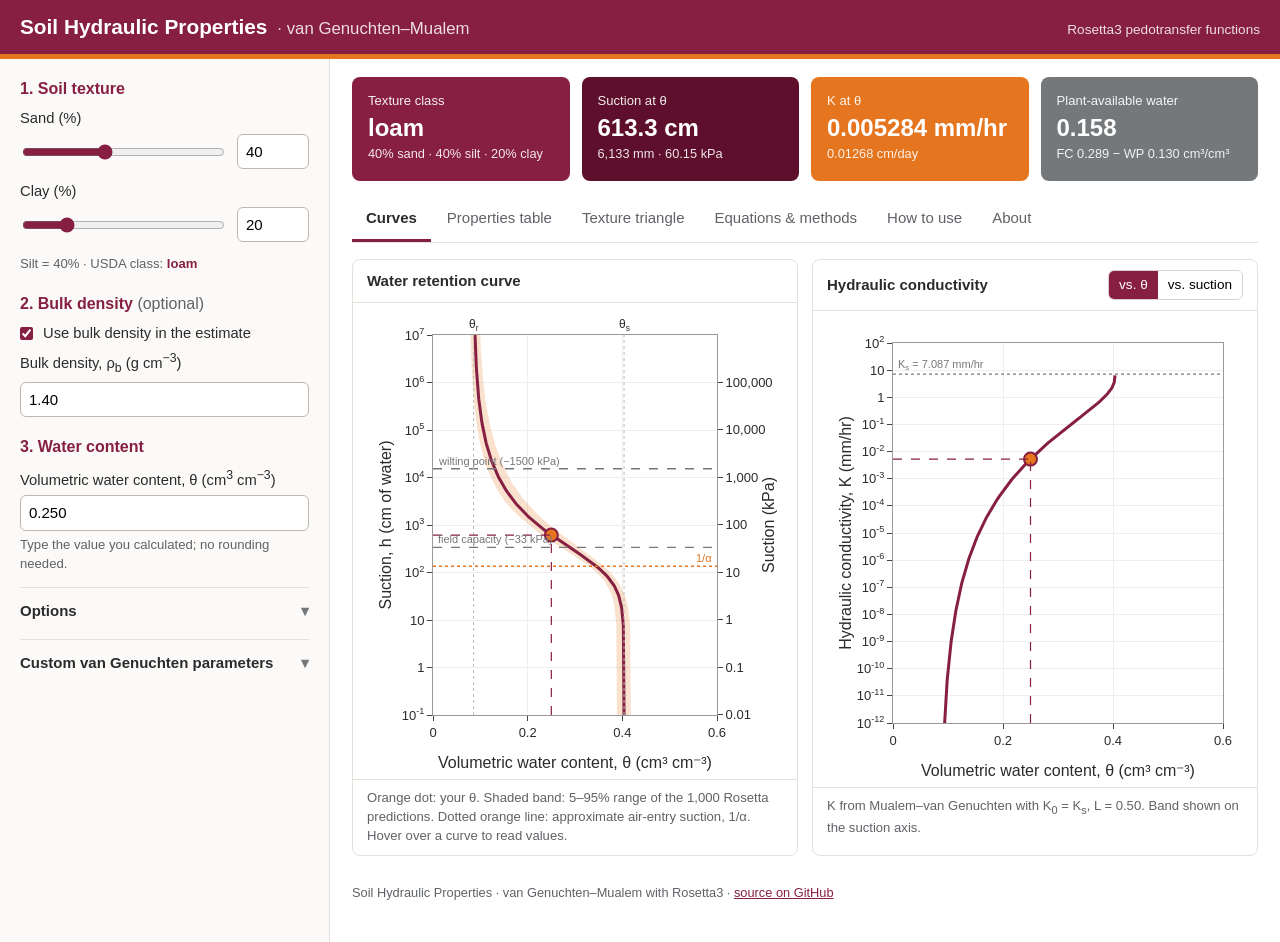
<file: docs/index.html>
<!doctype html>
<html lang="en">
<head>
<meta charset="utf-8">
<meta name="viewport" content="width=device-width, initial-scale=1">
<title>Soil Hydraulic Properties</title>
<meta name="description" content="Estimate van Genuchten–Mualem soil hydraulic properties from texture and bulk density with the Rosetta3 pedotransfer functions.">
<link rel="icon" href="data:image/svg+xml,%3Csvg xmlns='http://www.w3.org/2000/svg' viewBox='0 0 32 32'%3E%3Crect width='32' height='32' rx='6' fill='%23861F41'/%3E%3Cpath d='M16 6c-4 6-7 9.5-7 13a7 7 0 0 0 14 0c0-3.5-3-7-7-13z' fill='%23E5751F'/%3E%3C/svg%3E">
<link rel="stylesheet" href="css/style.css">
</head>
<body>
<header class="site-header">
  <h1>Soil Hydraulic Properties</h1>
  <span class="sub">&middot; van Genuchten&ndash;Mualem</span>
  <span class="course">Rosetta3 pedotransfer functions</span>
</header>

<div class="loading" id="loading">Loading Rosetta&hellip;</div>

<div class="layout">
  <!-- ======================= inputs ======================= -->
  <aside class="sidebar" aria-label="Inputs">
    <div class="step">1. Soil texture</div>
    <div class="field">
      <label for="sand">Sand (%)</label>
      <div class="range-row">
        <input type="range" id="sand-r" min="0" max="100" step="1" value="40" aria-label="Sand percent slider">
        <input type="number" id="sand" min="0" max="100" step="1" value="40">
      </div>
    </div>
    <div class="field">
      <label for="clay">Clay (%)</label>
      <div class="range-row">
        <input type="range" id="clay-r" min="0" max="100" step="1" value="20" aria-label="Clay percent slider">
        <input type="number" id="clay" min="0" max="100" step="1" value="20">
      </div>
    </div>
    <div class="hint" id="silt-text"></div>

    <div class="step">2. Bulk density <span style="font-weight:400;color:var(--muted)">(optional)</span></div>
    <label class="check"><input type="checkbox" id="use-bd" checked> Use bulk density in the estimate</label>
    <div class="field" id="bd-field">
      <label for="bd">Bulk density, &rho;<sub>b</sub> (g cm<sup>&minus;3</sup>)</label>
      <input type="number" id="bd" min="0.5" max="2" step="0.01" value="1.40">
    </div>

    <div class="step">3. Water content</div>
    <div class="field">
      <label for="theta">Volumetric water content, &theta; (cm<sup>3</sup> cm<sup>&minus;3</sup>)</label>
      <input type="number" id="theta" min="0" max="0.7" step="0.001" value="0.250">
      <div class="hint">Type the value you calculated; no rounding needed.</div>
    </div>
    <div class="err" id="input-err" role="alert"></div>

    <details class="panel">
      <summary>Options</summary>
      <fieldset>
        <legend>Field capacity defined at</legend>
        <label class="check"><input type="radio" name="fc" value="33" checked> &minus;33 kPa (330 cm; standard)</label>
        <label class="check"><input type="radio" name="fc" value="10"> &minus;10 kPa (100 cm; often used for sandy soils)</label>
      </fieldset>
      <fieldset>
        <legend>Unsaturated K model</legend>
        <label class="check"><input type="radio" name="kmodel" value="classic" checked> Mualem&ndash;van Genuchten with K<sub>s</sub>, L = 0.5 (classic)</label>
        <label class="check"><input type="radio" name="kmodel" value="rosetta"> Rosetta K<sub>0</sub> and L (Schaap &amp; Leij, 2000)</label>
      </fieldset>
      <label class="check"><input type="checkbox" id="band" checked> Show Rosetta uncertainty band (5&ndash;95%)</label>
    </details>

    <details class="panel" id="custom-panel">
      <summary>Custom van Genuchten parameters</summary>
      <label class="check"><input type="checkbox" id="custom"> Override the Rosetta estimates</label>
      <div class="grid2" id="custom-fields">
        <div><label class="label" for="c-thr">&theta;<sub>r</sub></label><input type="number" id="c-thr" step="0.001"></div>
        <div><label class="label" for="c-ths">&theta;<sub>s</sub></label><input type="number" id="c-ths" step="0.001"></div>
        <div><label class="label" for="c-alpha">&alpha; (1/cm)</label><input type="number" id="c-alpha" step="0.0001"></div>
        <div><label class="label" for="c-n">n</label><input type="number" id="c-n" step="0.001"></div>
        <div><label class="label" for="c-ks">K<sub>s</sub> (cm/day)</label><input type="number" id="c-ks" step="0.1"></div>
        <div><label class="label" for="c-l">L</label><input type="number" id="c-l" step="0.1" value="0.5"></div>
      </div>
    </details>
  </aside>

  <!-- ======================= outputs ======================= -->
  <main class="main">
    <section class="boxes" aria-live="polite">
      <div class="vbox vb1"><div class="t">Texture class</div><div class="v" id="vb-tex">&ndash;</div><div class="s" id="vb-tex-s"></div></div>
      <div class="vbox vb2"><div class="t">Suction at &theta;</div><div class="v" id="vb-h">&ndash;</div><div class="s" id="vb-h-s"></div></div>
      <div class="vbox vb3"><div class="t">K at &theta;</div><div class="v" id="vb-k">&ndash;</div><div class="s" id="vb-k-s"></div></div>
      <div class="vbox vb4"><div class="t">Plant-available water</div><div class="v" id="vb-paw">&ndash;</div><div class="s" id="vb-paw-s"></div></div>
    </section>

    <nav class="tabs" role="tablist">
      <button role="tab" aria-selected="true" aria-controls="tab-curves" id="t-curves">Curves</button>
      <button role="tab" aria-selected="false" aria-controls="tab-table" id="t-table">Properties table</button>
      <button role="tab" aria-selected="false" aria-controls="tab-tri" id="t-tri">Texture triangle</button>
      <button role="tab" aria-selected="false" aria-controls="tab-methods" id="t-methods">Equations &amp; methods</button>
      <button role="tab" aria-selected="false" aria-controls="tab-howto" id="t-howto">How to use</button>
      <button role="tab" aria-selected="false" aria-controls="tab-about" id="t-about">About</button>
    </nav>

    <section class="tabpanel" id="tab-curves" role="tabpanel" aria-labelledby="t-curves">
      <div class="cards">
        <div class="card">
          <div class="card-h">Water retention curve</div>
          <div class="card-b"><div class="plot" id="p-ret"></div></div>
          <div class="card-f">Orange dot: your &theta;. Shaded band: 5&ndash;95% range of the 1,000 Rosetta predictions.
            Dotted orange line: approximate air-entry suction, 1/&alpha;. Hover over a curve to read values.</div>
        </div>
        <div class="card">
          <div class="card-h">Hydraulic conductivity
            <span class="seg" role="group" aria-label="Plot K against">
              <button id="kx-theta" aria-pressed="true">vs. &theta;</button><button id="kx-h" aria-pressed="false">vs. suction</button>
            </span>
          </div>
          <div class="card-b"><div class="plot" id="p-k"></div></div>
          <div class="card-f" id="k-foot">K from the Mualem&ndash;van Genuchten model.</div>
        </div>
      </div>
      <div id="warn"></div>
    </section>

    <section class="tabpanel" id="tab-table" role="tabpanel" aria-labelledby="t-table" hidden>
      <div class="card">
        <div class="card-h">Properties of the specified soil
          <span><button class="btn" id="dl-props">Download table (CSV)</button> <button class="btn" id="dl-curve">Download curve data (CSV)</button></span>
        </div>
        <div class="card-b table-wrap"><table class="props" id="props"></table></div>
      </div>
    </section>

    <section class="tabpanel" id="tab-tri" role="tabpanel" aria-labelledby="t-tri" hidden>
      <div class="card">
        <div class="card-h">USDA soil texture triangle</div>
        <div class="card-b"><canvas id="triangle" role="img" aria-label="USDA texture triangle with your soil marked"></canvas></div>
      </div>
    </section>

    <section class="tabpanel prose" id="tab-methods" role="tabpanel" aria-labelledby="t-methods" hidden>
      <h2>Water retention: van Genuchten (1980)</h2>
      <p>Suction <var>h</var> is positive (cm of water); matric potential &psi; = &minus;<var>h</var>. Effective saturation and water content are</p>
      <div class="eq"><var>S</var><sub>e</sub> = (&theta; &minus; &theta;<sub>r</sub>) / (&theta;<sub>s</sub> &minus; &theta;<sub>r</sub>) = [1 + (&alpha;<var>h</var>)<sup><var>n</var></sup>]<sup>&minus;<var>m</var></sup>, &emsp; <var>m</var> = 1 &minus; 1/<var>n</var></div>
      <div class="eq">&theta;(<var>h</var>) = &theta;<sub>r</sub> + (&theta;<sub>s</sub> &minus; &theta;<sub>r</sub>) [1 + (&alpha;<var>h</var>)<sup><var>n</var></sup>]<sup>&minus;<var>m</var></sup></div>
      <p>Inverting gives the suction at a known water content:</p>
      <div class="eq"><var>h</var>(&theta;) = (1/&alpha;) &middot; (<var>S</var><sub>e</sub><sup>&minus;1/<var>m</var></sup> &minus; 1)<sup>1/<var>n</var></sup></div>
      <table>
        <tr><th>Parameter</th><th>Meaning</th></tr>
        <tr><td>&theta;<sub>r</sub></td><td>residual water content: water held so tightly it does not drain</td></tr>
        <tr><td>&theta;<sub>s</sub></td><td>saturated water content: close to, but usually a little less than, total porosity</td></tr>
        <tr><td>&alpha; (1/cm)</td><td>related to the inverse of the air-entry suction; larger in coarse soils</td></tr>
        <tr><td><var>n</var></td><td>pore-size distribution: larger <var>n</var> means a narrow range of pore sizes and a sharper drop in &theta;</td></tr>
      </table>
      <p><b>Air-entry suction.</b> The van Genuchten curve has no sharp air-entry point (unlike Brooks&ndash;Corey or Clapp&ndash;Hornberger). The value 1/&alpha; is used as an approximate air-entry suction: it marks where the curve begins to bend and drain noticeably.</p>

      <h2>Unsaturated hydraulic conductivity: Mualem (1976)</h2>
      <div class="eq"><var>K</var>(<var>S</var><sub>e</sub>) = <var>K</var><sub>0</sub> <var>S</var><sub>e</sub><sup><var>L</var></sup> [1 &minus; (1 &minus; <var>S</var><sub>e</sub><sup>1/<var>m</var></sup>)<sup><var>m</var></sup>]<sup>2</sup></div>
      <ul>
        <li><b>Classic Mualem&ndash;van Genuchten (default):</b> <var>K</var><sub>0</sub> = <var>K</var><sub>s</sub> and <var>L</var> = 0.5.</li>
        <li><b>Rosetta <var>K</var><sub>0</sub> and <var>L</var>:</b> Schaap &amp; Leij (2000) fitted <var>K</var><sub>0</sub> and <var>L</var> to measured unsaturated conductivity data. These usually describe unsaturated <var>K</var> better than extrapolating from <var>K</var><sub>s</sub>, but <var>K</var> at saturation then differs from <var>K</var><sub>s</sub>.</li>
      </ul>

      <h2>Pedotransfer functions: Rosetta3</h2>
      <p>The parameters &theta;<sub>r</sub>, &theta;<sub>s</sub>, &alpha;, <var>n</var>, and <var>K</var><sub>s</sub> come from <b>Rosetta3</b> (Schaap et al., 2001; Zhang &amp; Schaap, 2017). Rosetta is an ensemble of 1,000 bootstrap-trained neural networks.</p>
      <ul>
        <li><b>Model 2</b> uses sand, silt, and clay.</li>
        <li><b>Model 3</b> adds bulk density (0.5&ndash;2.0 g cm<sup>&minus;3</sup>).</li>
      </ul>
      <p>The value reported is the mean of the ensemble. The shaded band spans the 5th&ndash;95th percentiles of the 1,000 predictions; it shows how uncertain an estimate from texture alone really is. This page runs entirely in your browser; its JavaScript reproduces the USDA-ARS <code>rosetta-soil</code> package (v0.3.2) to better than one part in 10<sup>7</sup>.</p>

      <h2>Water-holding points</h2>
      <ul>
        <li><b>Field capacity:</b> &theta; at &minus;33 kPa (337 cm suction) by default; &minus;10 kPa is an option often used for sandy soils.</li>
        <li><b>Permanent wilting point:</b> &theta; at &minus;1500 kPa (15,300 cm suction).</li>
        <li><b>Plant-available water</b> = field capacity &minus; wilting point.</li>
      </ul>

      <h2>Units</h2>
      <p>1 kPa = 10.197 cm of water = 101.97 mm of water. &ensp; 1 cm/day = 0.4167 mm/hr.</p>

      <h2>References</h2>
      <ul>
        <li>Mualem, Y. (1976). A new model for predicting the hydraulic conductivity of unsaturated porous media. <i>Water Resources Research</i> 12:513&ndash;522.</li>
        <li>Schaap, M.G., Leij, F.J. (2000). Improved prediction of unsaturated hydraulic conductivity with the Mualem&ndash;van Genuchten model. <i>Soil Sci. Soc. Am. J.</i> 64:843&ndash;851.</li>
        <li>Schaap, M.G., Leij, F.J., van Genuchten, M.Th. (2001). ROSETTA: a computer program for estimating soil hydraulic parameters with hierarchical pedotransfer functions. <i>J. Hydrology</i> 251:163&ndash;176.</li>
        <li>van Genuchten, M.Th. (1980). A closed-form equation for predicting the hydraulic conductivity of unsaturated soils. <i>Soil Sci. Soc. Am. J.</i> 44:892&ndash;898.</li>
        <li>Zhang, Y., Schaap, M.G. (2017). Weighted recalibration of the Rosetta pedotransfer model with improved estimates of hydraulic parameter distributions and summary statistics (Rosetta3). <i>J. Hydrology</i> 547:39&ndash;53.</li>
      </ul>
    </section>

    <section class="tabpanel prose" id="tab-howto" role="tabpanel" aria-labelledby="t-howto" hidden>
      <h2>Using the app for the soil water homework</h2>
      <ol>
        <li><b>Texture:</b> set <i>Sand (%)</i> and <i>Clay (%)</i> from your soil description, with the slider or by typing. Silt and the USDA texture class are filled in automatically.</li>
        <li><b>Bulk density:</b> leave <i>Use bulk density</i> checked and type the bulk density you calculated from the soil core (g cm<sup>&minus;3</sup>). Rosetta then uses your soil&rsquo;s actual packing, not just its texture.</li>
        <li><b>Water content:</b> type the field volumetric water content, &theta;, you calculated from the core. Type it exactly; there is no slider to round to.</li>
        <li><b>Read the results</b> in the boxes at the top, or in the <i>Properties table</i> tab:
          <ul>
            <li><b>Field capacity</b> and <b>wilting point:</b> water contents at &minus;33 kPa and &minus;1500 kPa.</li>
            <li><b>Hydraulic conductivity at your &theta;.</b> Compare it with <i>K<sub>s</sub></i>: unsaturated K is often orders of magnitude smaller.</li>
            <li><b>Suction (matric potential) at your &theta;,</b> reported in mm, cm, and kPa.</li>
            <li><b>Approximate air-entry suction, 1/&alpha;.</b> On the retention graph it is the orange dotted line, where the curve starts to bend away from saturation.</li>
          </ul>
        </li>
        <li><b>Units matter.</b> Check what units the question asks for. The table gives suction in mm, cm, and kPa, and K in mm/hr, cm/day, and mm/s.</li>
      </ol>
      <h2>Things to try</h2>
      <ul>
        <li>Move the clay slider and watch how the retention curve and K change. Which soil holds more water at field capacity? Which drains faster?</li>
        <li>Untick <i>Use bulk density</i> to see how much the estimate depends on packing.</li>
        <li>Look at the shaded uncertainty band. How confident should you be in a hydraulic property estimated only from texture?</li>
        <li>Switch the K model to <i>Rosetta K<sub>0</sub> and L</i> and compare K at your &theta;.</li>
        <li>Open <i>Custom van Genuchten parameters</i> and change <i>n</i> or <i>&alpha;</i> to see what each parameter controls.</li>
      </ul>
    </section>

    <section class="tabpanel prose" id="tab-about" role="tabpanel" aria-labelledby="t-about" hidden>
      <h2>About this app</h2>
      <p>This page runs entirely in your web browser: nothing is installed and no data are sent anywhere. It estimates van Genuchten&ndash;Mualem hydraulic properties with the Rosetta3 pedotransfer functions, ported to JavaScript from the public-domain USDA-ARS <code>rosetta-soil</code> package.</p>
      <p>Source code, tests, and an equivalent R Shiny version:
        <a href="https://github.com/kevinjmcguire/vg-soil-app" target="_blank" rel="noopener">github.com/kevinjmcguire/vg-soil-app</a></p>
      <p>Run the R version locally:</p>
      <pre><code>install.packages(c("shiny", "bslib"))
shiny::runGitHub("vg-soil-app", "kevinjmcguire")</code></pre>
      <p>Code: MIT License. Rosetta network weights: CC0 1.0 (USDA-ARS). Plots: plotly.js (MIT).</p>
    </section>

    <footer>Soil Hydraulic Properties &middot; van Genuchten&ndash;Mualem with Rosetta3 &middot;
      <a href="https://github.com/kevinjmcguire/vg-soil-app" target="_blank" rel="noopener">source on GitHub</a></footer>
  </main>
</div>

<script src="vendor/plotly-basic-2.35.2.min.js"></script>
<script src="data/rose3_mod2.js"></script>
<script src="data/rose3_mod3.js"></script>
<script src="data/rose1_unsat_k.js"></script>
<script src="js/rosetta.js"></script>
<script src="js/soil.js"></script>
<script src="js/app.js"></script>
</body>
</html>
</file>
<file: docs/css/style.css>
/* Soil Hydraulic Properties - Virginia Tech (Hokie) palette */
:root {
  --maroon: #861F41;
  --maroon-dark: #5E0F2C;
  --orange: #E5751F;
  --stone: #75787B;
  --stone-light: #D7D2CB;
  --cream: #F7F4EF;
  --cream-orange: #FDF1E7;
  --ink: #2B2B2B;
  --muted: #5F6266;
  --bg: #FFFFFF;
  --line: #E4E0DA;
  --radius: 8px;
  color-scheme: light;
}

* { box-sizing: border-box; }
html, body { margin: 0; padding: 0; }
body {
  font-family: "Acherus Grotesque", "Gineso", "Helvetica Neue", Arial, sans-serif;
  color: var(--ink);
  background: var(--bg);
  line-height: 1.45;
  font-size: 15px;
}

/* ---------- header ---------- */
.site-header {
  background: var(--maroon);
  color: #fff;
  border-bottom: 5px solid var(--orange);
  padding: 12px 20px;
  display: flex;
  align-items: baseline;
  gap: 10px;
  flex-wrap: wrap;
}
.site-header h1 { font-size: 1.3rem; margin: 0; font-weight: 700; }
.site-header .sub { opacity: .85; font-size: 1.05rem; }
.site-header .course { margin-left: auto; font-size: .85rem; opacity: .85; }

/* ---------- layout ---------- */
.layout {
  display: grid;
  grid-template-columns: 330px minmax(0, 1fr);
  min-height: calc(100vh - 60px);
}
.sidebar {
  background: #FBFAF8;
  border-right: 1px solid var(--line);
  padding: 18px 20px 28px;
}
.main { padding: 18px 22px 40px; min-width: 0; }

@media (max-width: 900px) {
  .layout { grid-template-columns: 1fr; }
  .sidebar { border-right: 0; border-bottom: 1px solid var(--line); }
  .main { padding: 16px; }
  .site-header .course { margin-left: 0; width: 100%; }
}

/* ---------- inputs ---------- */
.step { color: var(--maroon); font-weight: 700; font-size: 1rem; margin: 18px 0 8px; }
.step:first-child { margin-top: 0; }
.field { margin-bottom: 12px; }
.field label, .label { display: block; font-size: .92rem; margin-bottom: 4px; }
.range-row { display: flex; align-items: center; gap: 10px; }
.range-row input[type=range] { flex: 1; accent-color: var(--maroon); }
.range-row input[type=number] { width: 72px; }
input[type=number] {
  font: inherit; padding: 6px 8px; border: 1px solid #BDB7AE; border-radius: 6px; width: 100%;
  background: #fff;
}
input[type=number]:focus { outline: 2px solid var(--orange); outline-offset: 1px; border-color: var(--maroon); }
input[type=checkbox], input[type=radio] { accent-color: var(--maroon); }
.check { display: block; padding-left: 24px; text-indent: -24px; font-size: .92rem; margin: 6px 0; cursor: pointer; }
.check input { margin: 0 6px 0 0; vertical-align: -2px; }
.hint { font-size: .82rem; color: var(--muted); margin-top: 4px; }
.hint b { color: var(--maroon); }
.err { color: #B00020; font-size: .85rem; margin-top: 4px; }

details.panel {
  border-top: 1px solid var(--line); margin-top: 14px; padding-top: 8px;
}
details.panel summary {
  cursor: pointer; font-weight: 600; padding: 4px 0; list-style: none; display: flex; justify-content: space-between;
}
details.panel summary::-webkit-details-marker { display: none; }
details.panel summary::after { content: "\25BE"; color: var(--stone); }
details.panel[open] summary::after { content: "\25B4"; }
fieldset { border: 0; padding: 0; margin: 8px 0 10px; }
legend { font-size: .9rem; font-weight: 600; margin-bottom: 4px; padding: 0; }
.grid2 { display: grid; grid-template-columns: 1fr 1fr; gap: 8px; }

/* ---------- value boxes ---------- */
.boxes { display: grid; grid-template-columns: repeat(4, minmax(0, 1fr)); gap: 12px; margin-bottom: 16px; }
@media (max-width: 1100px) { .boxes { grid-template-columns: repeat(2, minmax(0, 1fr)); } }
@media (max-width: 520px)  { .boxes { grid-template-columns: 1fr; } }
.vbox { border-radius: var(--radius); color: #fff; padding: 14px 16px; min-height: 104px; }
.vbox .t { font-size: .82rem; opacity: .92; }
.vbox .v { font-size: 1.5rem; font-weight: 600; line-height: 1.2; margin-top: 4px; overflow-wrap: anywhere; }
.vbox .s { font-size: .8rem; opacity: .9; margin-top: 2px; }
.vb1 { background: var(--maroon); }
.vb2 { background: var(--maroon-dark); }
.vb3 { background: var(--orange); }
.vb4 { background: var(--stone); }

/* ---------- tabs ---------- */
.tabs { display: flex; gap: 2px; border-bottom: 1px solid var(--line); overflow-x: auto; }
.tabs button {
  font: inherit; background: none; border: 0; padding: 10px 14px; cursor: pointer; color: var(--muted);
  border-bottom: 3px solid transparent; white-space: nowrap;
}
.tabs button[aria-selected=true] { color: var(--ink); border-bottom-color: var(--maroon); font-weight: 600; }
.tabs button:hover { color: var(--maroon); }
.tabpanel { padding-top: 16px; }
.tabpanel[hidden] { display: none; }

/* ---------- cards ---------- */
.cards { display: grid; grid-template-columns: repeat(2, minmax(0, 1fr)); gap: 14px; }
@media (max-width: 1200px) { .cards { grid-template-columns: 1fr; } }
.card { border: 1px solid var(--line); border-radius: var(--radius); background: #fff; min-width: 0; }
.card-h {
  padding: 10px 14px; border-bottom: 1px solid var(--line); font-weight: 600;
  display: flex; justify-content: space-between; align-items: center; gap: 10px; flex-wrap: wrap;
}
.card-b { padding: 8px 10px; }
.card-f { padding: 8px 14px 10px; font-size: .82rem; color: var(--muted); border-top: 1px solid var(--line); }
.plot { width: 100%; height: 460px; }
.seg { display: inline-flex; border: 1px solid var(--stone-light); border-radius: 6px; overflow: hidden; font-weight: 400; }
.seg button { font: inherit; font-size: .85rem; border: 0; background: #fff; padding: 4px 10px; cursor: pointer; }
.seg button[aria-pressed=true] { background: var(--maroon); color: #fff; }

.alert { background: var(--cream-orange); border-left: 5px solid var(--orange); padding: 10px 14px; margin-top: 14px; border-radius: 4px; }

/* ---------- table ---------- */
.btn {
  font: inherit; font-size: .85rem; border: 1px solid var(--maroon); color: var(--maroon); background: #fff;
  border-radius: 6px; padding: 5px 10px; cursor: pointer;
}
.btn:hover { background: var(--maroon); color: #fff; }
.table-wrap { overflow-x: auto; }
table.props { border-collapse: collapse; width: 100%; font-size: .92rem; }
table.props th, table.props td { padding: 6px 10px; text-align: left; border-bottom: 1px solid #EEEBE6; vertical-align: top; }
table.props thead th { border-bottom: 2px solid var(--ink); }
table.props tr.sec td { background: var(--cream); color: var(--maroon); font-weight: 700; }
table.props td.num { font-variant-numeric: tabular-nums; white-space: nowrap; }
table.props td.note { color: var(--muted); }

/* ---------- prose (methods / how-to) ---------- */
.prose { max-width: 860px; }
.prose h2 { color: var(--maroon); font-size: 1.2rem; border-bottom: 2px solid var(--orange); padding-bottom: 4px; margin: 22px 0 10px; }
.prose h2:first-child { margin-top: 4px; }
.eq {
  font-family: "Cambria Math", "STIX Two Math", "Times New Roman", serif; font-size: 1.15rem;
  background: var(--cream); padding: 10px 16px; border-radius: 6px; margin: 8px 0 12px; overflow-x: auto; white-space: nowrap;
}
.eq i, .prose var { font-style: italic; }
.prose table { border-collapse: collapse; margin: 8px 0; }
.prose td, .prose th { padding: 4px 12px 4px 0; text-align: left; vertical-align: top; }
.prose code { background: var(--cream); padding: 1px 5px; border-radius: 4px; font-size: .9em; }
.prose li { margin: 4px 0; }

#triangle { width: 100%; max-width: 760px; aspect-ratio: 1.15; display: block; margin: 0 auto; }

.loading {
  position: fixed; inset: 0; background: rgba(255,255,255,.85); display: flex; align-items: center; justify-content: center;
  font-size: 1.1rem; color: var(--maroon); z-index: 10;
}
.loading[hidden] { display: none; }
footer { font-size: .8rem; color: var(--muted); margin-top: 28px; }
footer a, .prose a { color: var(--maroon); }
</file>
